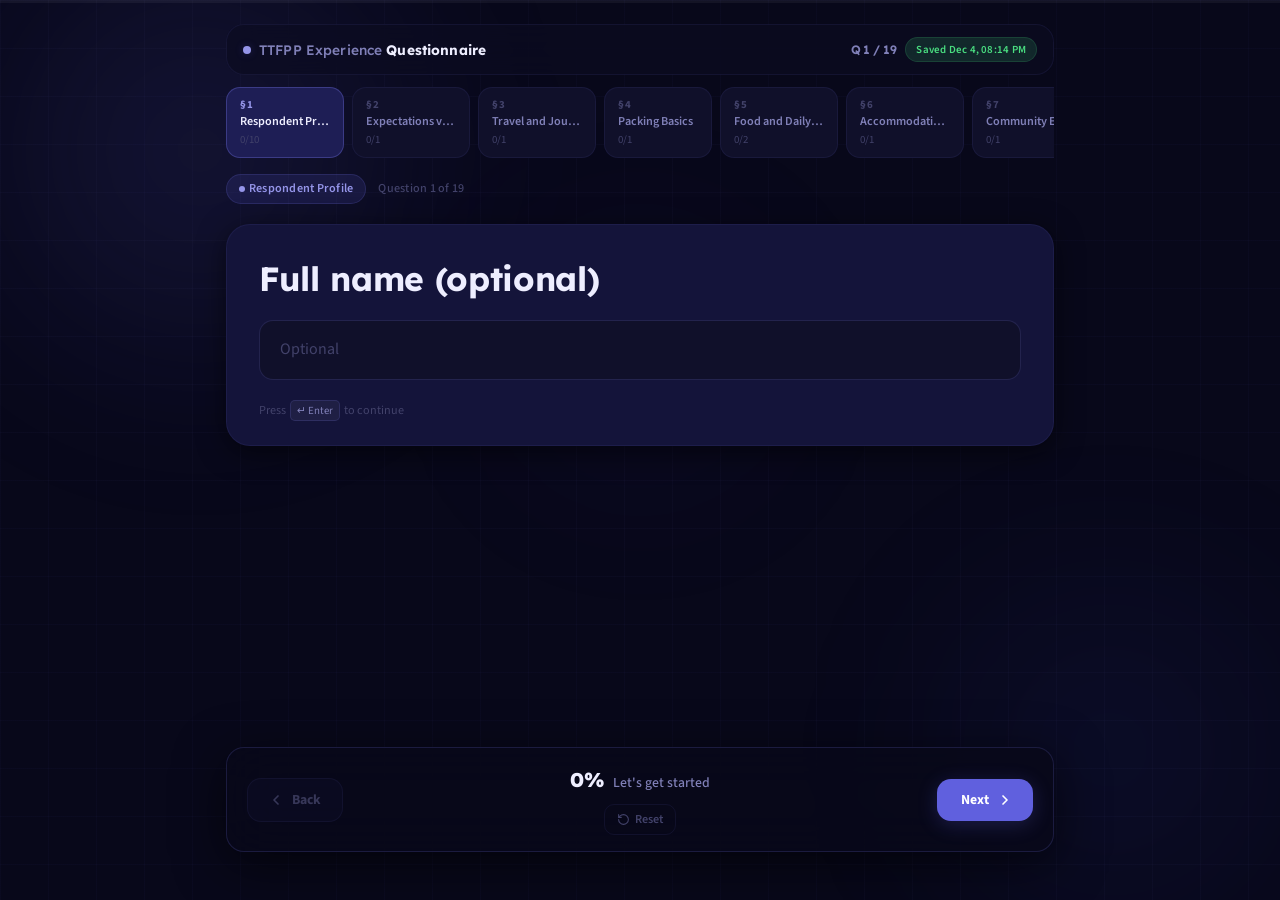
<file: index.html>
<!doctype html>
<html lang="en">
  <head>
    <meta charset="UTF-8" />
    <meta name="viewport" content="width=device-width, initial-scale=1.0" />
    <title>TTFPP Senior Experience Wizard</title>
    <meta
      name="description"
      content="Share your TTFPP field experience to help future UDS students prepare better."
    />
    <link rel="preconnect" href="https://fonts.googleapis.com" />
    <link rel="preconnect" href="https://fonts.gstatic.com" crossorigin />
    <link
      href="https://fonts.googleapis.com/css2?family=Lexend:wght@300;400;500;600;700;800&family=Source+Sans+3:ital,wght@0,300;0,400;0,500;0,600;0,700;1,400&display=swap"
      rel="stylesheet"
    />
    <link rel="stylesheet" href="./styles.css?v=20260312" />
  </head>
  <body>
    <!-- Background canvas -->
    <div class="bg-canvas" aria-hidden="true">
      <div class="bg-orb orb-1"></div>
      <div class="bg-orb orb-2"></div>
      <div class="bg-orb orb-3"></div>
      <div class="bg-grid"></div>
    </div>

    <!-- Fixed top progress bar -->
    <div
      class="top-bar"
      role="progressbar"
      aria-valuemin="0"
      aria-valuemax="100"
      aria-valuenow="0"
      aria-label="Questionnaire completion progress"
    >
      <div class="top-bar-fill" id="progressFill"></div>
    </div>

    <div class="app-shell">
      <!-- App header -->
      <header class="app-header">
        <div class="header-brand">
          <span class="brand-beacon" aria-hidden="true"></span>
          <span class="brand-wordmark">TTFPP Experience <strong>Questionnaire</strong></span>
        </div>
        <div class="header-end">
          <span class="q-counter" id="questionCounter" aria-live="polite" aria-label="Current question position"></span>
          <span class="save-chip" id="saveStatus" title="Your progress is autosaved to this device">Saved</span>
        </div>
      </header>

      <!-- Accessible progress labels (screen readers) -->
      <div class="sr-only" aria-live="polite">
        <span id="progressLabel">0% complete</span>
        <span id="progressMessage">Getting started</span>
      </div>

      <!-- Section navigation chips -->
      <nav class="section-nav" id="sectionChips" aria-label="Jump to questionnaire section"></nav>

      <!-- Main question / review area -->
      <main class="panel-host" id="panelHost" aria-live="polite" aria-atomic="false"></main>

      <!-- Wizard footer -->
      <footer class="wizard-footer">
        <button id="prevButton" type="button" class="nav-btn nav-prev" aria-label="Previous question">
          <svg width="16" height="16" viewBox="0 0 24 24" fill="none" stroke="currentColor" stroke-width="2.5" stroke-linecap="round" stroke-linejoin="round" aria-hidden="true"><path d="M15 18l-6-6 6-6"/></svg>
          <span>Back</span>
        </button>

        <div class="footer-center">
          <div class="footer-progress-row">
            <strong class="footer-pct" id="progressLabelVis">0%</strong>
            <span class="footer-msg" id="progressMessageVis">Getting started</span>
          </div>
          <div class="footer-actions-row">
            <button id="resetButton" type="button" class="ghost-btn">
              <svg width="13" height="13" viewBox="0 0 24 24" fill="none" stroke="currentColor" stroke-width="2" stroke-linecap="round" stroke-linejoin="round" aria-hidden="true"><path d="M3 12a9 9 0 1 0 9-9 9.75 9.75 0 0 0-6.74 2.74L3 8"/><path d="M3 3v5h5"/></svg>
              Reset
            </button>
          </div>
          <p id="submitStatus" class="submit-status" hidden></p>
        </div>

        <button id="nextButton" type="button" class="nav-btn nav-next" aria-label="Next question">
          <span>Next</span>
          <svg width="16" height="16" viewBox="0 0 24 24" fill="none" stroke="currentColor" stroke-width="2.5" stroke-linecap="round" stroke-linejoin="round" aria-hidden="true"><path d="M9 18l6-6-6-6"/></svg>
        </button>
      </footer>
    </div>

    <script>
      window.TTFPP_API_BASE =
        window.TTFPP_API_BASE ||
        "https://ttfpp-senior-experience-collector.elitetransportghana.workers.dev";
    </script>
    <script type="module" src="./app.js?v=20260312"></script>
  </body>
</html>
</file>
<file: styles.css>
/* ============================================================
   DESIGN TOKENS  —  Deep Twilight Dark Academic Theme
   ============================================================ */
:root {
  /* --- Colour palette (inspired by Deep Twilight #16166B) --- */
  --bg:              #08081a;
  --bg-alt:          #0c0c22;
  --surface:         #10102a;
  --card:            #14143a;
  --card-hover:      #1a1a48;
  --card-active:     #1e1e55;

  --border:          rgba(100, 100, 200, 0.11);
  --border-md:       rgba(100, 100, 200, 0.22);
  --border-lg:       rgba(100, 100, 200, 0.42);

  --accent:          #6060de;
  --accent-bright:   #9595e9;
  --accent-dim:      rgba(96, 96, 222, 0.14);
  --accent-glow:     rgba(96, 96, 222, 0.24);

  --text:            #eeeeff;
  --text-soft:       #8080b8;
  --text-muted:      #42426a;
  --text-inv:        #08081a;

  --ok:              #4ade80;
  --ok-dim:          rgba(74, 222, 128, 0.14);
  --err:             #f87171;
  --err-dim:         rgba(248, 113, 113, 0.14);
  --warn:            #fbbf24;

  /* --- Typography --- */
  --ff-head:  'Lexend', system-ui, sans-serif;
  --ff-body:  'Source Sans 3', system-ui, sans-serif;

  --fs-2xs:  0.68rem;
  --fs-xs:   0.76rem;
  --fs-sm:   0.86rem;
  --fs-base: 1rem;
  --fs-md:   1.1rem;
  --fs-lg:   1.25rem;
  --fs-xl:   1.5rem;
  --fs-2xl:  1.875rem;
  --fs-3xl:  2.25rem;
  --fs-4xl:  2.75rem;

  /* --- Spacing (8pt grid) --- */
  --sp-1: 4px;   --sp-2: 8px;   --sp-3: 12px;
  --sp-4: 16px;  --sp-5: 20px;  --sp-6: 24px;
  --sp-8: 32px;  --sp-10: 40px; --sp-12: 48px;

  /* --- Border radius --- */
  --r-xs:  6px;  --r-sm: 10px;  --r-md: 14px;
  --r-lg:  18px; --r-xl: 24px;  --r-full: 9999px;

  /* --- Shadows --- */
  --sh-xs:     0 1px 4px rgba(0,0,0,0.4);
  --sh-sm:     0 2px 12px rgba(0,0,0,0.5);
  --sh-md:     0 6px 28px rgba(0,0,0,0.55);
  --sh-lg:     0 12px 50px rgba(0,0,0,0.6);
  --sh-accent: 0 4px 32px var(--accent-glow);

  /* --- Easing --- */
  --ease:        cubic-bezier(0.4, 0, 0.2, 1);
  --ease-out:    cubic-bezier(0, 0, 0.2, 1);
  --ease-spring: cubic-bezier(0.34, 1.56, 0.64, 1);
  --dur-fast: 110ms;
  --dur-base: 200ms;
  --dur-slow: 350ms;
}

/* ============================================================
   RESET & BASE
   ============================================================ */
*, *::before, *::after { box-sizing: border-box; margin: 0; padding: 0; }

/* Ensure [hidden] always wins over display: flex/grid rules */
[hidden] { display: none !important; }

html { scroll-behavior: smooth; }

body {
  font-family: var(--ff-body);
  font-size: var(--fs-base);
  background: var(--bg);
  color: var(--text);
  min-height: 100dvh;
  line-height: 1.6;
  -webkit-font-smoothing: antialiased;
  overflow-x: hidden;
}

.sr-only {
  position: absolute;
  width: 1px; height: 1px;
  padding: 0; margin: -1px;
  overflow: hidden;
  clip: rect(0,0,0,0);
  white-space: nowrap;
  border: 0;
}

/* ============================================================
   BACKGROUND CANVAS
   ============================================================ */
.bg-canvas {
  position: fixed;
  inset: 0;
  z-index: 0;
  pointer-events: none;
  overflow: hidden;
}

.bg-orb {
  position: absolute;
  border-radius: 50%;
  filter: blur(80px);
  opacity: 0.55;
}

.orb-1 {
  width: 600px; height: 600px;
  top: -150px; left: -100px;
  background: radial-gradient(circle, rgba(96,96,222,0.3) 0%, transparent 70%);
  animation: orbDrift 18s ease-in-out infinite alternate;
}

.orb-2 {
  width: 500px; height: 500px;
  bottom: -100px; right: -80px;
  background: radial-gradient(circle, rgba(60,80,200,0.2) 0%, transparent 70%);
  animation: orbDrift 22s ease-in-out infinite alternate-reverse;
}

.orb-3 {
  width: 400px; height: 400px;
  top: 40%; left: 50%;
  transform: translate(-50%, -50%);
  background: radial-gradient(circle, rgba(100,60,220,0.12) 0%, transparent 70%);
  animation: orbDrift 28s ease-in-out infinite alternate;
}

.bg-grid {
  position: absolute;
  inset: 0;
  background-image:
    linear-gradient(rgba(100,100,200,0.035) 1px, transparent 1px),
    linear-gradient(90deg, rgba(100,100,200,0.035) 1px, transparent 1px);
  background-size: 48px 48px;
}

@keyframes orbDrift {
  from { transform: translate(0, 0) scale(1); }
  to   { transform: translate(30px, 20px) scale(1.08); }
}

/* ============================================================
   TOP PROGRESS BAR
   ============================================================ */
.top-bar {
  position: fixed;
  top: 0; left: 0; right: 0;
  height: 3px;
  background: rgba(255,255,255,0.05);
  z-index: 100;
}

.top-bar-fill {
  height: 100%;
  width: 0;
  background: linear-gradient(90deg, var(--accent) 0%, var(--accent-bright) 100%);
  border-radius: 0 var(--r-full) var(--r-full) 0;
  transition: width 400ms var(--ease);
  box-shadow: 0 0 10px var(--accent-glow);
}

/* ============================================================
   APP SHELL
   ============================================================ */
.app-shell {
  position: relative;
  z-index: 1;
  max-width: 860px;
  margin: 0 auto;
  padding: 24px 16px 48px;
  min-height: 100dvh;
  display: flex;
  flex-direction: column;
  gap: var(--sp-3);
}

/* ============================================================
   HEADER
   ============================================================ */
.app-header {
  display: flex;
  align-items: center;
  justify-content: space-between;
  padding: var(--sp-3) var(--sp-4);
  background: rgba(12, 12, 34, 0.7);
  border: 1px solid var(--border);
  border-radius: var(--r-lg);
  backdrop-filter: blur(16px);
  -webkit-backdrop-filter: blur(16px);
}

.header-brand {
  display: flex;
  align-items: center;
  gap: var(--sp-2);
}

.brand-beacon {
  width: 8px;
  height: 8px;
  border-radius: 50%;
  background: var(--accent-bright);
  box-shadow: 0 0 8px var(--accent-glow);
  animation: beaconPulse 2.5s ease-in-out infinite;
}

@keyframes beaconPulse {
  0%, 100% { opacity: 1; box-shadow: 0 0 8px var(--accent-glow); }
  50%       { opacity: 0.5; box-shadow: 0 0 16px var(--accent-glow), 0 0 32px var(--accent-glow); }
}

.brand-wordmark {
  font-family: var(--ff-head);
  font-size: var(--fs-sm);
  font-weight: 500;
  color: var(--text-soft);
  letter-spacing: 0.01em;
}

.brand-wordmark strong {
  color: var(--text);
  font-weight: 700;
}

.header-end {
  display: flex;
  align-items: center;
  gap: var(--sp-2);
}

.q-counter {
  font-family: var(--ff-head);
  font-size: var(--fs-xs);
  font-weight: 600;
  color: var(--text-soft);
  letter-spacing: 0.03em;
  min-width: 54px;
  text-align: right;
}

.save-chip {
  font-size: var(--fs-2xs);
  font-weight: 600;
  padding: 3px 10px;
  border-radius: var(--r-full);
  border: 1px solid var(--ok-dim);
  background: var(--ok-dim);
  color: var(--ok);
  letter-spacing: 0.02em;
  white-space: nowrap;
  transition: all var(--dur-base) var(--ease);
}

.save-chip.saving {
  border-color: var(--border-md);
  background: var(--accent-dim);
  color: var(--accent-bright);
}

/* ============================================================
   SECTION NAVIGATION CHIPS
   ============================================================ */
.section-nav {
  display: flex;
  gap: var(--sp-2);
  overflow-x: auto;
  padding-bottom: var(--sp-1);
  scrollbar-width: none;
}
.section-nav::-webkit-scrollbar { display: none; }

.section-chip {
  position: relative;
  display: flex;
  flex-direction: column;
  gap: 2px;
  min-width: 108px;
  flex-shrink: 0;
  padding: 9px 13px 10px;
  background: var(--surface);
  border: 1px solid var(--border);
  border-radius: var(--r-md);
  cursor: pointer;
  font-family: var(--ff-body);
  color: var(--text-soft);
  text-align: left;
  transition: border-color var(--dur-base) var(--ease),
              background var(--dur-base) var(--ease),
              transform var(--dur-base) var(--ease);
  overflow: hidden;
}

/* Bottom-edge progress fill */
.section-chip::after {
  content: '';
  position: absolute;
  bottom: 0; left: 0;
  height: 2px;
  width: var(--chip-pct, 0%);
  background: var(--accent);
  border-radius: 0 var(--r-full) 0 0;
  transition: width 400ms var(--ease);
}

.section-chip:hover {
  border-color: var(--border-md);
  background: var(--card);
  transform: translateY(-1px);
  color: var(--text);
}

.section-chip.is-active {
  border-color: var(--border-lg);
  background: var(--card-active);
  color: var(--text);
}

.section-chip.is-complete .chip-name {
  color: var(--ok);
}

.chip-label {
  display: block;
  font-size: var(--fs-2xs);
  font-weight: 700;
  text-transform: uppercase;
  letter-spacing: 0.06em;
  color: var(--text-muted);
}

.section-chip.is-active .chip-label {
  color: var(--accent-bright);
}

.chip-name {
  display: block;
  font-size: var(--fs-xs);
  font-weight: 600;
  line-height: 1.3;
  white-space: nowrap;
  overflow: hidden;
  text-overflow: ellipsis;
  max-width: 90px;
}

.chip-count {
  display: block;
  font-size: var(--fs-2xs);
  color: var(--text-muted);
}

/* ============================================================
   PANEL HOST (Animated transitions)
   ============================================================ */
.panel-host {
  flex: 1;
  transition: opacity var(--dur-base) var(--ease),
              transform var(--dur-base) var(--ease);
}

/* ============================================================
   QUESTION PANEL
   ============================================================ */
.q-panel {
  display: flex;
  flex-direction: column;
  gap: var(--sp-5);
}

.q-meta {
  display: flex;
  align-items: center;
  gap: var(--sp-3);
  flex-wrap: wrap;
}

.q-section-pill {
  display: inline-flex;
  align-items: center;
  gap: var(--sp-1);
  padding: 4px 12px;
  border: 1px solid var(--border-md);
  border-radius: var(--r-full);
  background: var(--accent-dim);
  font-size: var(--fs-xs);
  font-weight: 600;
  color: var(--accent-bright);
  letter-spacing: 0.02em;
}

.q-section-dot {
  width: 6px; height: 6px;
  border-radius: 50%;
  background: var(--accent-bright);
  flex-shrink: 0;
}

.q-position {
  font-size: var(--fs-xs);
  font-weight: 500;
  color: var(--text-muted);
  letter-spacing: 0.02em;
}

/* Question card */
.q-card {
  background: var(--card);
  border: 1px solid var(--border);
  border-radius: var(--r-xl);
  padding: var(--sp-8) var(--sp-8) var(--sp-6);
  box-shadow: var(--sh-md);
  display: flex;
  flex-direction: column;
  gap: var(--sp-5);
  animation: fadeUp 320ms var(--ease-out) both;
}

@keyframes fadeUp {
  from { opacity: 0; transform: translateY(18px); }
  to   { opacity: 1; transform: translateY(0); }
}

.q-heading {
  font-family: var(--ff-head);
  font-size: clamp(1.35rem, 3vw, 2.1rem);
  font-weight: 700;
  line-height: 1.3;
  color: var(--text);
  letter-spacing: -0.01em;
}

.q-helper-text {
  font-size: var(--fs-sm);
  color: var(--text-soft);
  line-height: 1.6;
  padding: var(--sp-3) var(--sp-4);
  background: rgba(255,255,255,0.03);
  border-left: 2px solid var(--border-md);
  border-radius: 0 var(--r-xs) var(--r-xs) 0;
}

/* ============================================================
   INPUT AREA
   ============================================================ */
.q-input-area {
  display: flex;
  flex-direction: column;
  gap: var(--sp-3);
}

/* Text / Textarea */
.q-text-input,
.q-textarea,
.q-number-input {
  width: 100%;
  background: var(--surface);
  border: 1px solid var(--border-md);
  border-radius: var(--r-md);
  color: var(--text);
  font-family: var(--ff-body);
  font-size: var(--fs-base);
  padding: var(--sp-4) var(--sp-5);
  transition: border-color var(--dur-fast) var(--ease),
              box-shadow var(--dur-fast) var(--ease);
  outline: none;
  line-height: 1.6;
}

.q-textarea {
  min-height: 140px;
  resize: vertical;
}

.q-text-input:focus,
.q-textarea:focus,
.q-number-input:focus {
  border-color: var(--accent);
  box-shadow: 0 0 0 3px var(--accent-dim), 0 0 16px var(--accent-glow);
}

.q-text-input::placeholder,
.q-textarea::placeholder,
.q-number-input::placeholder {
  color: var(--text-muted);
}

/* Select */
.q-select {
  width: 100%;
  background: var(--surface);
  border: 1px solid var(--border-md);
  border-radius: var(--r-md);
  color: var(--text);
  font-family: var(--ff-body);
  font-size: var(--fs-base);
  padding: var(--sp-4) var(--sp-5);
  cursor: pointer;
  outline: none;
  appearance: none;
  background-image: url("data:image/svg+xml,%3Csvg xmlns='http://www.w3.org/2000/svg' width='16' height='16' viewBox='0 0 24 24' fill='none' stroke='%238080b8' stroke-width='2' stroke-linecap='round' stroke-linejoin='round'%3E%3Cpolyline points='6 9 12 15 18 9'/%3E%3C/svg%3E");
  background-repeat: no-repeat;
  background-position: right var(--sp-4) center;
  padding-right: calc(var(--sp-5) + 24px);
  transition: border-color var(--dur-fast) var(--ease),
              box-shadow var(--dur-fast) var(--ease);
}

.q-select:focus {
  border-color: var(--accent);
  box-shadow: 0 0 0 3px var(--accent-dim);
}

.q-select option {
  background: var(--card);
  color: var(--text);
}

/* ============================================================
   RADIO / CHECKBOX OPTION CARDS
   ============================================================ */
.option-grid {
  display: grid;
  gap: var(--sp-2);
}

.option-grid.two-col {
  grid-template-columns: repeat(2, 1fr);
}

.option-card {
  position: relative;
  display: flex;
  align-items: center;
  gap: var(--sp-3);
  padding: var(--sp-4) var(--sp-5);
  background: var(--surface);
  border: 1.5px solid var(--border);
  border-radius: var(--r-md);
  cursor: pointer;
  transition: border-color var(--dur-base) var(--ease),
              background var(--dur-base) var(--ease),
              transform var(--dur-base) var(--ease-spring),
              box-shadow var(--dur-base) var(--ease);
  user-select: none;
}

.option-card:hover {
  border-color: var(--border-md);
  background: var(--card);
  transform: translateY(-1px);
}

.option-card.is-selected {
  border-color: var(--accent);
  background: var(--card-active);
  box-shadow: 0 0 0 3px var(--accent-dim);
}

/* Custom radio indicator */
.option-indicator {
  width: 20px;
  height: 20px;
  border-radius: 50%;
  border: 2px solid var(--border-md);
  flex-shrink: 0;
  display: flex;
  align-items: center;
  justify-content: center;
  transition: border-color var(--dur-base) var(--ease),
              background var(--dur-base) var(--ease);
}

.option-card.is-selected .option-indicator {
  border-color: var(--accent);
  background: var(--accent);
}

.option-indicator-dot {
  width: 7px;
  height: 7px;
  border-radius: 50%;
  background: #fff;
  transform: scale(0);
  transition: transform var(--dur-base) var(--ease-spring);
}

.option-card.is-selected .option-indicator-dot {
  transform: scale(1);
}

/* Custom checkbox indicator */
.option-check {
  width: 20px;
  height: 20px;
  border-radius: var(--r-xs);
  border: 2px solid var(--border-md);
  flex-shrink: 0;
  display: flex;
  align-items: center;
  justify-content: center;
  transition: border-color var(--dur-base) var(--ease),
              background var(--dur-base) var(--ease);
}

.option-card.is-checked .option-check {
  border-color: var(--accent);
  background: var(--accent);
}

.option-check-mark {
  opacity: 0;
  transform: scale(0.5);
  transition: opacity var(--dur-base) var(--ease-spring),
              transform var(--dur-base) var(--ease-spring);
}

.option-card.is-checked .option-check-mark {
  opacity: 1;
  transform: scale(1);
}

.option-label {
  flex: 1;
  font-size: var(--fs-base);
  font-weight: 500;
  color: var(--text);
  line-height: 1.4;
}

/* ============================================================
   VOICE CONTROLS
   ============================================================ */
.voice-controls {
  display: flex;
  flex-direction: column;
  gap: var(--sp-2);
  padding: var(--sp-4);
  border: 1px dashed var(--border-md);
  border-radius: var(--r-md);
  background: rgba(255,255,255,0.015);
}

.voice-record-btn {
  display: inline-flex;
  align-items: center;
  gap: var(--sp-2);
  padding: 10px var(--sp-5);
  border: 1px solid var(--border-md);
  border-radius: var(--r-md);
  background: var(--surface);
  color: var(--text-soft);
  font-family: var(--ff-body);
  font-size: var(--fs-sm);
  font-weight: 600;
  cursor: pointer;
  transition: all var(--dur-base) var(--ease);
  align-self: flex-start;
}

.voice-record-btn:hover:not(:disabled) {
  border-color: var(--accent);
  color: var(--text);
  background: var(--accent-dim);
  box-shadow: 0 0 12px var(--accent-glow);
}

.voice-record-btn:disabled {
  opacity: 0.4;
  cursor: not-allowed;
}

/* Recording active state */
.voice-recording-ui {
  display: flex;
  align-items: center;
  gap: var(--sp-3);
  padding: 10px var(--sp-4);
  border: 1px solid rgba(248,113,113,0.3);
  border-radius: var(--r-md);
  background: var(--err-dim);
}

.voice-waveform {
  display: flex;
  align-items: center;
  gap: 3px;
  height: 24px;
  flex-shrink: 0;
}

.voice-waveform span {
  width: 3px;
  min-height: 4px;
  border-radius: var(--r-full);
  background: var(--err);
  animation: waveBounce 0.7s ease-in-out infinite alternate;
}

.voice-waveform span:nth-child(1) { height: 30%; animation-delay: 0ms; }
.voice-waveform span:nth-child(2) { height: 70%; animation-delay: 80ms; }
.voice-waveform span:nth-child(3) { height: 100%; animation-delay: 160ms; }
.voice-waveform span:nth-child(4) { height: 60%; animation-delay: 240ms; }
.voice-waveform span:nth-child(5) { height: 35%; animation-delay: 320ms; }

@keyframes waveBounce {
  from { transform: scaleY(0.5); }
  to   { transform: scaleY(1.3); }
}

.voice-recording-label {
  font-size: var(--fs-sm);
  font-weight: 600;
  color: var(--err);
  flex: 1;
}

.voice-stop-btn {
  display: inline-flex;
  align-items: center;
  gap: var(--sp-1);
  padding: 6px 14px;
  border: 1px solid var(--err);
  border-radius: var(--r-sm);
  background: transparent;
  color: var(--err);
  font-family: var(--ff-body);
  font-size: var(--fs-xs);
  font-weight: 700;
  cursor: pointer;
  transition: background var(--dur-fast) var(--ease);
}

.voice-stop-btn:hover {
  background: var(--err-dim);
}

/* Transcribing state */
.voice-transcribing-ui {
  display: flex;
  align-items: center;
  gap: var(--sp-3);
  padding: 10px var(--sp-4);
  border: 1px solid var(--border-md);
  border-radius: var(--r-md);
  background: var(--accent-dim);
}

.voice-spinner {
  width: 18px;
  height: 18px;
  border: 2px solid var(--border-md);
  border-top-color: var(--accent-bright);
  border-radius: 50%;
  animation: spin 700ms linear infinite;
  flex-shrink: 0;
}

@keyframes spin { to { transform: rotate(360deg); } }

.voice-transcribing-label {
  font-size: var(--fs-sm);
  font-weight: 600;
  color: var(--accent-bright);
}

.voice-error-msg {
  font-size: var(--fs-sm);
  font-weight: 500;
  color: var(--err);
  padding: var(--sp-2) var(--sp-3);
  border-radius: var(--r-sm);
  background: var(--err-dim);
}

/* ============================================================
   KEYBOARD HINT
   ============================================================ */
.q-kbd-hint {
  font-size: var(--fs-xs);
  color: var(--text-muted);
  display: flex;
  align-items: center;
  gap: var(--sp-1);
}

kbd {
  display: inline-block;
  padding: 2px 6px;
  border: 1px solid var(--border-md);
  border-radius: 5px;
  background: rgba(255,255,255,0.05);
  font-family: inherit;
  font-size: var(--fs-2xs);
  color: var(--text-soft);
  line-height: 1.4;
}

/* ============================================================
   REVIEW PANEL
   ============================================================ */
.review-panel {
  display: flex;
  flex-direction: column;
  gap: var(--sp-4);
  animation: fadeUp 320ms var(--ease-out) both;
}

.review-header {
  padding: var(--sp-6) var(--sp-8);
  background: var(--card);
  border: 1px solid var(--border);
  border-radius: var(--r-xl);
  display: flex;
  align-items: flex-start;
  justify-content: space-between;
  gap: var(--sp-4);
  flex-wrap: wrap;
}

.review-title {
  font-family: var(--ff-head);
  font-size: var(--fs-2xl);
  font-weight: 700;
  color: var(--text);
  margin-bottom: var(--sp-1);
}

.review-summary {
  font-size: var(--fs-sm);
  color: var(--text-soft);
}

.review-stat-pill {
  display: inline-flex;
  align-items: center;
  gap: var(--sp-2);
  padding: var(--sp-2) var(--sp-4);
  border-radius: var(--r-full);
  background: var(--ok-dim);
  border: 1px solid rgba(74,222,128,0.2);
  font-size: var(--fs-sm);
  font-weight: 700;
  color: var(--ok);
  white-space: nowrap;
}

.review-section-card {
  background: var(--card);
  border: 1px solid var(--border);
  border-radius: var(--r-lg);
  overflow: hidden;
}

.review-section-header {
  display: flex;
  align-items: center;
  justify-content: space-between;
  gap: var(--sp-3);
  padding: var(--sp-4) var(--sp-5);
  background: rgba(255,255,255,0.025);
  border-bottom: 1px solid var(--border);
}

.review-section-title {
  font-family: var(--ff-head);
  font-size: var(--fs-sm);
  font-weight: 700;
  color: var(--text);
}

.review-section-progress {
  font-size: var(--fs-xs);
  color: var(--text-muted);
}

.review-edit-btn {
  display: inline-flex;
  align-items: center;
  gap: 5px;
  padding: 5px 12px;
  border: 1px solid var(--border-md);
  border-radius: var(--r-sm);
  background: transparent;
  color: var(--accent-bright);
  font-family: var(--ff-body);
  font-size: var(--fs-xs);
  font-weight: 600;
  cursor: pointer;
  transition: all var(--dur-base) var(--ease);
}

.review-edit-btn:hover {
  background: var(--accent-dim);
  border-color: var(--border-lg);
}

.review-qa-list {
  list-style: none;
  padding: var(--sp-3) var(--sp-5) var(--sp-4);
  display: flex;
  flex-direction: column;
  gap: var(--sp-3);
}

.review-qa-item {
  padding: var(--sp-3) 0;
  border-bottom: 1px solid var(--border);
}

.review-qa-item:last-child {
  border-bottom: none;
  padding-bottom: 0;
}

.review-question-text {
  font-size: var(--fs-xs);
  font-weight: 600;
  color: var(--text-soft);
  text-transform: uppercase;
  letter-spacing: 0.04em;
  margin-bottom: var(--sp-1);
}

.review-answer-text {
  font-size: var(--fs-sm);
  color: var(--text);
  line-height: 1.6;
  white-space: pre-wrap;
}

.review-answer-text.is-empty {
  color: var(--text-muted);
  font-style: italic;
}

/* ============================================================
   WIZARD FOOTER
   ============================================================ */
.wizard-footer {
  position: sticky;
  bottom: 16px;
  display: flex;
  align-items: center;
  justify-content: space-between;
  gap: var(--sp-3);
  padding: var(--sp-4) var(--sp-5);
  background: rgba(8, 8, 26, 0.88);
  border: 1px solid var(--border-md);
  border-radius: var(--r-lg);
  backdrop-filter: blur(24px);
  -webkit-backdrop-filter: blur(24px);
  flex-wrap: wrap;
  z-index: 50;
  box-shadow: var(--sh-lg);
}

.footer-center {
  display: flex;
  flex-direction: column;
  align-items: center;
  gap: var(--sp-2);
  flex: 1;
  min-width: 180px;
}

.footer-progress-row {
  display: flex;
  align-items: baseline;
  gap: var(--sp-2);
}

.footer-pct {
  font-family: var(--ff-head);
  font-size: var(--fs-lg);
  font-weight: 800;
  color: var(--text);
}

.footer-msg {
  font-size: var(--fs-sm);
  color: var(--text-soft);
  font-weight: 500;
}

.footer-actions-row {
  display: flex;
  gap: var(--sp-2);
  flex-wrap: wrap;
  justify-content: center;
}

/* ============================================================
   NAV BUTTONS
   ============================================================ */
.nav-btn {
  display: inline-flex;
  align-items: center;
  gap: var(--sp-2);
  padding: 11px var(--sp-5);
  border-radius: var(--r-md);
  font-family: var(--ff-body);
  font-size: var(--fs-sm);
  font-weight: 700;
  cursor: pointer;
  transition: all var(--dur-base) var(--ease-spring);
  border: none;
  min-width: 96px;
}

.nav-prev {
  background: var(--surface);
  border: 1px solid var(--border-md);
  color: var(--text-soft);
  justify-content: flex-start;
}

.nav-prev:hover:not(:disabled) {
  background: var(--card);
  border-color: var(--border-lg);
  color: var(--text);
  transform: translateX(-2px);
}

.nav-next {
  background: var(--accent);
  color: #fff;
  justify-content: flex-end;
  box-shadow: 0 4px 20px var(--accent-glow);
}

.nav-next:hover:not(:disabled) {
  background: color-mix(in srgb, var(--accent) 85%, white);
  transform: translateX(2px);
  box-shadow: 0 6px 28px var(--accent-glow);
}

.nav-next:disabled,
.nav-prev:disabled {
  opacity: 0.4;
  cursor: not-allowed;
  transform: none;
  box-shadow: none;
}

/* Ghost action buttons */
.ghost-btn {
  display: inline-flex;
  align-items: center;
  gap: 5px;
  padding: 6px var(--sp-3);
  border: 1px solid var(--border);
  border-radius: var(--r-sm);
  background: transparent;
  color: var(--text-muted);
  font-family: var(--ff-body);
  font-size: var(--fs-xs);
  font-weight: 600;
  cursor: pointer;
  transition: all var(--dur-base) var(--ease);
}

.ghost-btn:hover:not(:disabled) {
  border-color: var(--border-md);
  color: var(--text-soft);
  background: var(--surface);
}

.ghost-btn:disabled {
  opacity: 0.35;
  cursor: not-allowed;
}

/* Submit status */
.submit-status {
  font-size: var(--fs-xs);
  font-weight: 600;
  padding: var(--sp-2) var(--sp-3);
  border-radius: var(--r-sm);
  text-align: center;
}

.submit-status.is-error {
  background: var(--err-dim);
  color: var(--err);
  border: 1px solid rgba(248,113,113,0.2);
}

.submit-status.is-ok {
  background: var(--ok-dim);
  color: var(--ok);
  border: 1px solid rgba(74,222,128,0.2);
}

/* ============================================================
   ANIMATIONS
   ============================================================ */
@keyframes slideInRight {
  from { opacity: 0; transform: translateX(28px); }
  to   { opacity: 1; transform: translateX(0); }
}

@keyframes slideInLeft {
  from { opacity: 0; transform: translateX(-28px); }
  to   { opacity: 1; transform: translateX(0); }
}

/* ============================================================
   RESPONSIVE
   ============================================================ */
@media (max-width: 640px) {
  .app-shell {
    padding: 16px 10px 32px;
    gap: var(--sp-2);
  }

  .q-card {
    padding: var(--sp-5) var(--sp-4) var(--sp-4);
  }

  .q-heading {
    font-size: clamp(1.2rem, 5vw, 1.7rem);
  }

  .option-grid.two-col {
    grid-template-columns: 1fr;
  }

  .wizard-footer {
    flex-wrap: wrap;
    gap: var(--sp-2);
  }

  .footer-center {
    order: -1;
    width: 100%;
    flex-direction: row;
    justify-content: space-between;
    align-items: center;
  }

  .footer-actions-row {
    order: 3;
    width: 100%;
  }

  .nav-btn {
    flex: 1;
  }

  .review-header {
    padding: var(--sp-4) var(--sp-4);
  }

  .section-chip {
    min-width: 90px;
  }
}
</file>
